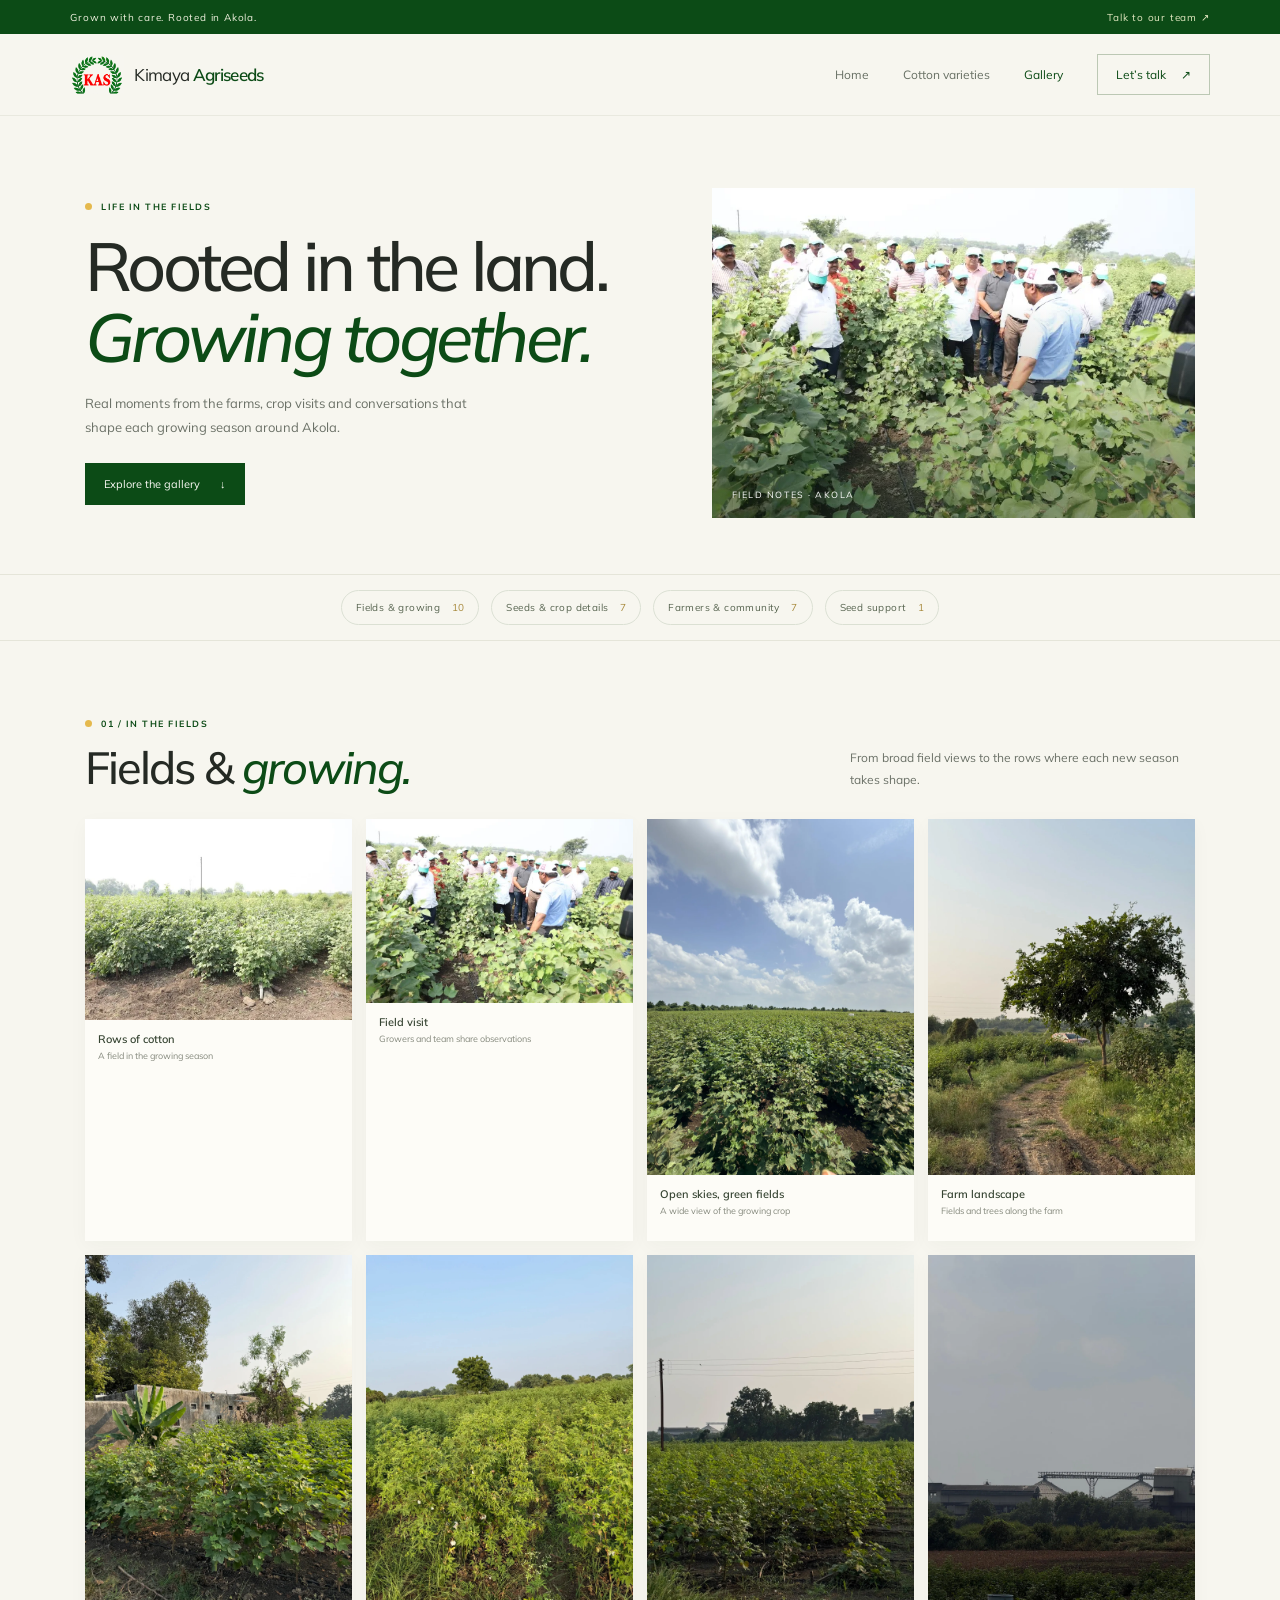
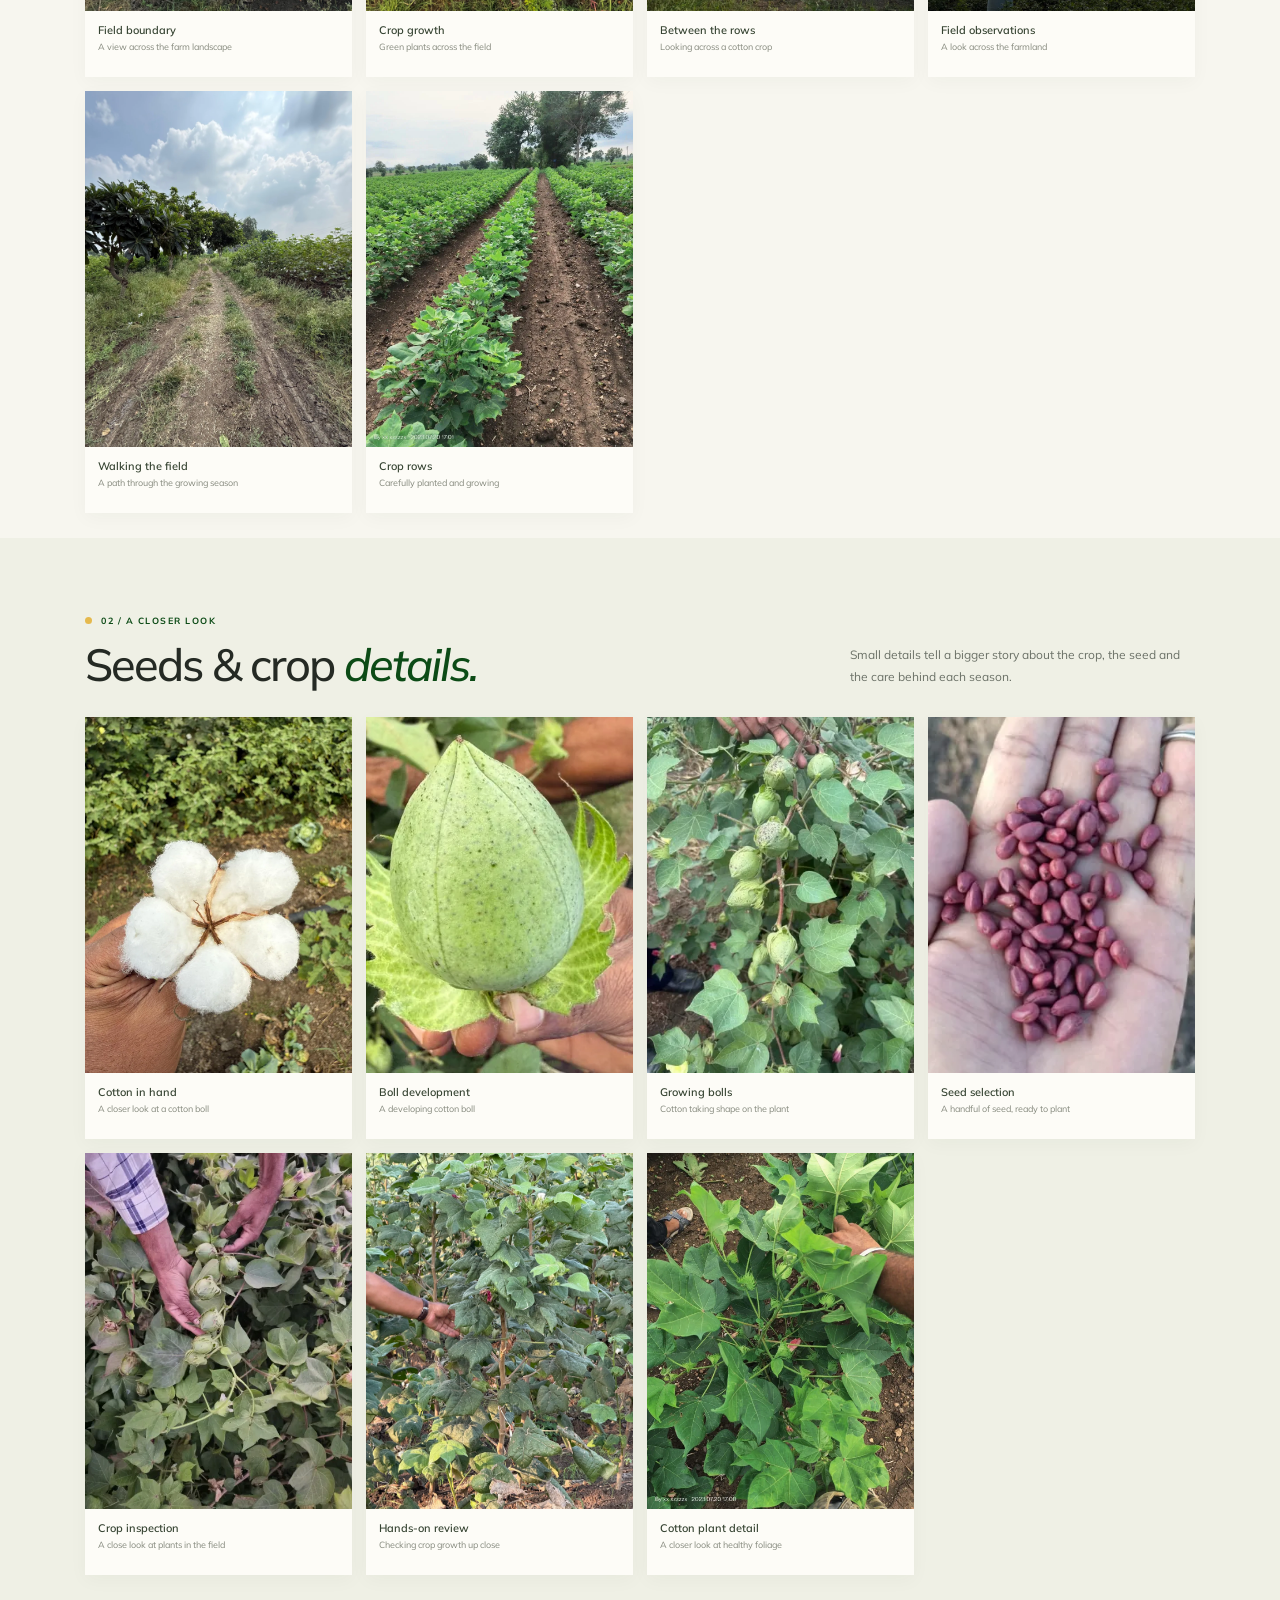
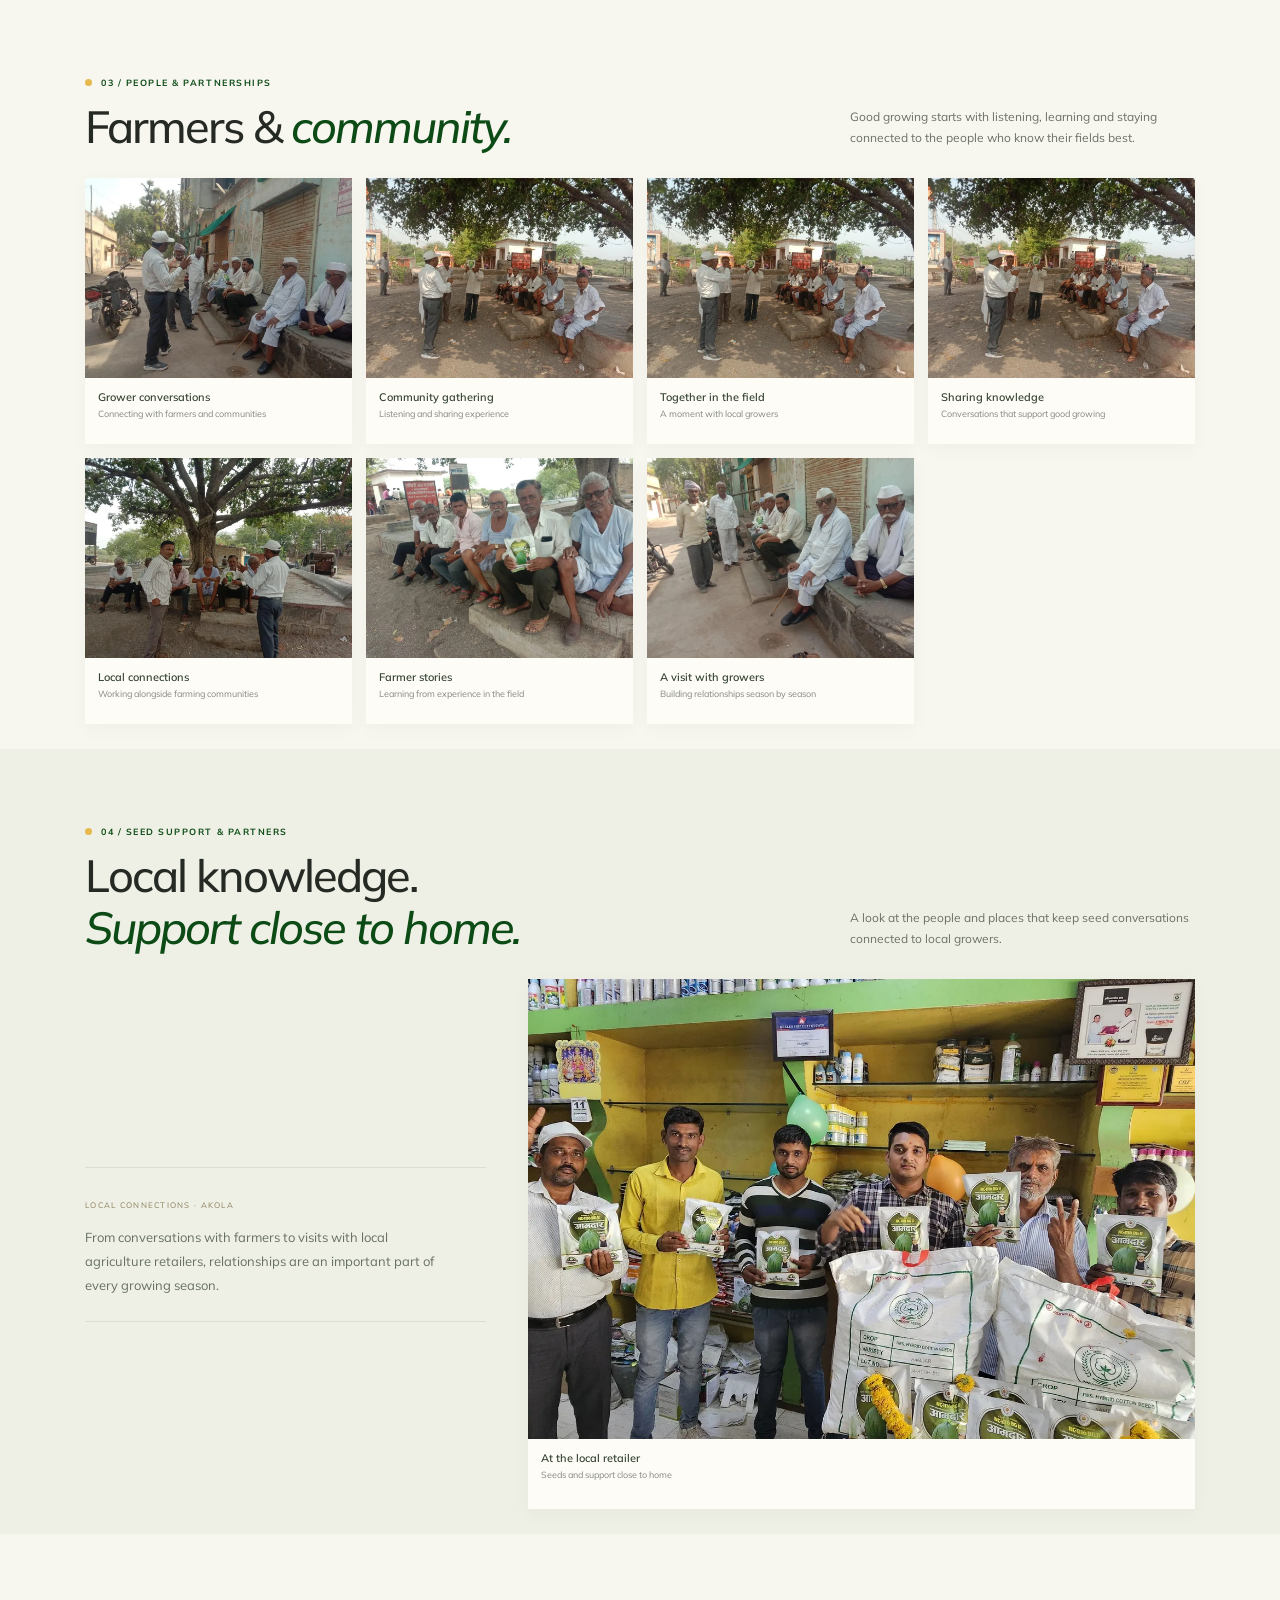
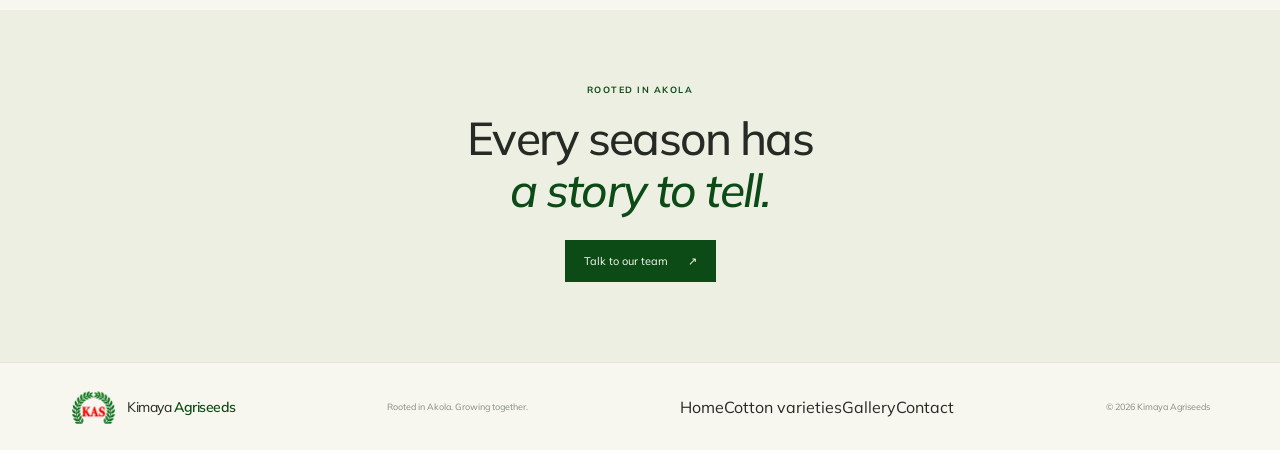
<file: gallery.html>
<!doctype html>
<html lang="en">
<head>
  <meta charset="utf-8"><meta name="viewport" content="width=device-width, initial-scale=1">
  <meta name="theme-color" content="#f7f6ef"><meta name="description" content="Field, crop and farmer stories from Kimaya Agriseeds in Akola, Maharashtra.">
  <title>Gallery — Kimaya Agriseeds</title><link rel="icon" href="kimaya-kas-mark.png"><link rel="stylesheet" href="gallery.css">
</head>
<body>
<a class="skip-link" href="#gallery-content">Skip to gallery</a>
<div class="topline"><span>Grown with care. Rooted in Akola.</span><a href="tel:+917498053639">Talk to our team ↗</a></div>
<header class="site-header"><a class="brand" href="index.html"><img class="brand-logo" src="kimaya-kas-mark.png" alt=""><span>Kimaya <b>Agriseeds</b></span></a><nav aria-label="Main navigation"><a href="index.html">Home</a><a href="products.html">Cotton varieties</a><a class="active" href="#gallery-content">Gallery</a><a class="nav-cta" href="contact.html">Let’s talk <span>↗</span></a></nav></header>
<main id="gallery-content">
  <section class="gallery-hero">
    <div class="hero-copy"><p class="eyebrow"><i></i> LIFE IN THE FIELDS</p><h1>Rooted in the land.<br><em>Growing together.</em></h1><p>Real moments from the farms, crop visits and conversations that shape each growing season around Akola.</p><a class="button" href="#field-stories">Explore the gallery <span>↓</span></a></div>
    <div class="hero-photo" role="img" aria-label="Growers and field team visiting a crop together"><img src="gallery-images/photo-06.webp" alt="" fetchpriority="high"><span>FIELD NOTES · AKOLA</span></div>
  </section>
  <nav class="gallery-jump" aria-label="Gallery sections"><a href="#field-stories">Fields &amp; growing <span>10</span></a><a href="#seed-details">Seeds &amp; crop details <span>7</span></a><a href="#farmer-stories">Farmers &amp; community <span>7</span></a><a href="#seed-support">Seed support <span>1</span></a></nav>
  <section class="gallery-section" id="field-stories"><div class="section-heading"><div><p class="eyebrow"><i></i> 01 / IN THE FIELDS</p><h2>Fields &amp; <em>growing.</em></h2></div><p>From broad field views to the rows where each new season takes shape.</p></div><div class="photo-grid"><figure class="gallery-card landscape">
  <button class="gallery-open" type="button" data-photo="1" aria-label="Open photo: Rows of cotton">
    <img src="gallery-images/photo-02.webp" alt="Rows of cotton plants across a field" loading="lazy">
    <span class="photo-zoom" aria-hidden="true">↗</span>
  </button>
  <figcaption><b>Rows of cotton</b><span>A field in the growing season</span></figcaption>
</figure><figure class="gallery-card wide">
  <button class="gallery-open" type="button" data-photo="5" aria-label="Open photo: Field visit">
    <img src="gallery-images/photo-06.webp" alt="A group of growers visiting a crop field" loading="lazy">
    <span class="photo-zoom" aria-hidden="true">↗</span>
  </button>
  <figcaption><b>Field visit</b><span>Growers and team share observations</span></figcaption>
</figure><figure class="gallery-card portrait">
  <button class="gallery-open" type="button" data-photo="7" aria-label="Open photo: Open skies, green fields">
    <img src="gallery-images/photo-08.webp" alt="Cotton field under a cloud-filled sky" loading="lazy">
    <span class="photo-zoom" aria-hidden="true">↗</span>
  </button>
  <figcaption><b>Open skies, green fields</b><span>A wide view of the growing crop</span></figcaption>
</figure><figure class="gallery-card portrait">
  <button class="gallery-open" type="button" data-photo="8" aria-label="Open photo: Farm landscape">
    <img src="gallery-images/photo-09.webp" alt="Rural farm landscape with trees" loading="lazy">
    <span class="photo-zoom" aria-hidden="true">↗</span>
  </button>
  <figcaption><b>Farm landscape</b><span>Fields and trees along the farm</span></figcaption>
</figure><figure class="gallery-card portrait">
  <button class="gallery-open" type="button" data-photo="10" aria-label="Open photo: Field boundary">
    <img src="gallery-images/photo-11.webp" alt="Farm landscape with a path and trees" loading="lazy">
    <span class="photo-zoom" aria-hidden="true">↗</span>
  </button>
  <figcaption><b>Field boundary</b><span>A view across the farm landscape</span></figcaption>
</figure><figure class="gallery-card portrait">
  <button class="gallery-open" type="button" data-photo="11" aria-label="Open photo: Crop growth">
    <img src="gallery-images/photo-12.webp" alt="Green crop growing across a field" loading="lazy">
    <span class="photo-zoom" aria-hidden="true">↗</span>
  </button>
  <figcaption><b>Crop growth</b><span>Green plants across the field</span></figcaption>
</figure><figure class="gallery-card portrait">
  <button class="gallery-open" type="button" data-photo="12" aria-label="Open photo: Between the rows">
    <img src="gallery-images/photo-13.webp" alt="Rows of crop plants viewed from a path" loading="lazy">
    <span class="photo-zoom" aria-hidden="true">↗</span>
  </button>
  <figcaption><b>Between the rows</b><span>Looking across a cotton crop</span></figcaption>
</figure><figure class="gallery-card portrait">
  <button class="gallery-open" type="button" data-photo="13" aria-label="Open photo: Field observations">
    <img src="gallery-images/photo-14.webp" alt="Field and farm surroundings" loading="lazy">
    <span class="photo-zoom" aria-hidden="true">↗</span>
  </button>
  <figcaption><b>Field observations</b><span>A look across the farmland</span></figcaption>
</figure><figure class="gallery-card portrait">
  <button class="gallery-open" type="button" data-photo="14" aria-label="Open photo: Walking the field">
    <img src="gallery-images/photo-15.webp" alt="A farm path through green fields" loading="lazy">
    <span class="photo-zoom" aria-hidden="true">↗</span>
  </button>
  <figcaption><b>Walking the field</b><span>A path through the growing season</span></figcaption>
</figure><figure class="gallery-card portrait">
  <button class="gallery-open" type="button" data-photo="15" aria-label="Open photo: Crop rows">
    <img src="gallery-images/photo-16.webp" alt="Rows of green crops in a field" loading="lazy">
    <span class="photo-zoom" aria-hidden="true">↗</span>
  </button>
  <figcaption><b>Crop rows</b><span>Carefully planted and growing</span></figcaption>
</figure></div></section>
  <section class="gallery-section gallery-section-tinted" id="seed-details"><div class="section-heading"><div><p class="eyebrow"><i></i> 02 / A CLOSER LOOK</p><h2>Seeds &amp; crop <em>details.</em></h2></div><p>Small details tell a bigger story about the crop, the seed and the care behind each season.</p></div><div class="photo-grid"><figure class="gallery-card portrait">
  <button class="gallery-open" type="button" data-photo="0" aria-label="Open photo: Cotton in hand">
    <img src="gallery-images/photo-01.webp" alt="Cotton boll held in a hand" loading="lazy">
    <span class="photo-zoom" aria-hidden="true">↗</span>
  </button>
  <figcaption><b>Cotton in hand</b><span>A closer look at a cotton boll</span></figcaption>
</figure><figure class="gallery-card portrait">
  <button class="gallery-open" type="button" data-photo="2" aria-label="Open photo: Boll development">
    <img src="gallery-images/photo-03.webp" alt="Close view of a developing cotton boll" loading="lazy">
    <span class="photo-zoom" aria-hidden="true">↗</span>
  </button>
  <figcaption><b>Boll development</b><span>A developing cotton boll</span></figcaption>
</figure><figure class="gallery-card portrait">
  <button class="gallery-open" type="button" data-photo="3" aria-label="Open photo: Growing bolls">
    <img src="gallery-images/photo-04.webp" alt="Developing cotton bolls on a plant" loading="lazy">
    <span class="photo-zoom" aria-hidden="true">↗</span>
  </button>
  <figcaption><b>Growing bolls</b><span>Cotton taking shape on the plant</span></figcaption>
</figure><figure class="gallery-card portrait">
  <button class="gallery-open" type="button" data-photo="4" aria-label="Open photo: Seed selection">
    <img src="gallery-images/photo-05.webp" alt="Seeds resting in a farmer’s hand" loading="lazy">
    <span class="photo-zoom" aria-hidden="true">↗</span>
  </button>
  <figcaption><b>Seed selection</b><span>A handful of seed, ready to plant</span></figcaption>
</figure><figure class="gallery-card portrait">
  <button class="gallery-open" type="button" data-photo="6" aria-label="Open photo: Crop inspection">
    <img src="gallery-images/photo-07.webp" alt="Hands inspecting cotton plants" loading="lazy">
    <span class="photo-zoom" aria-hidden="true">↗</span>
  </button>
  <figcaption><b>Crop inspection</b><span>A close look at plants in the field</span></figcaption>
</figure><figure class="gallery-card portrait">
  <button class="gallery-open" type="button" data-photo="9" aria-label="Open photo: Hands-on review">
    <img src="gallery-images/photo-10.webp" alt="A hand inspecting plants in a cotton field" loading="lazy">
    <span class="photo-zoom" aria-hidden="true">↗</span>
  </button>
  <figcaption><b>Hands-on review</b><span>Checking crop growth up close</span></figcaption>
</figure><figure class="gallery-card portrait">
  <button class="gallery-open" type="button" data-photo="23" aria-label="Open photo: Cotton plant detail">
    <img src="gallery-images/photo-24.webp" alt="Close view of green leaves and cotton bolls" loading="lazy">
    <span class="photo-zoom" aria-hidden="true">↗</span>
  </button>
  <figcaption><b>Cotton plant detail</b><span>A closer look at healthy foliage</span></figcaption>
</figure></div></section>
  <section class="gallery-section" id="farmer-stories"><div class="section-heading"><div><p class="eyebrow"><i></i> 03 / PEOPLE &amp; PARTNERSHIPS</p><h2>Farmers &amp; <em>community.</em></h2></div><p>Good growing starts with listening, learning and staying connected to the people who know their fields best.</p></div><div class="photo-grid"><figure class="gallery-card landscape">
  <button class="gallery-open" type="button" data-photo="16" aria-label="Open photo: Grower conversations">
    <img src="gallery-images/photo-17.webp" alt="A grower meeting in the village" loading="lazy">
    <span class="photo-zoom" aria-hidden="true">↗</span>
  </button>
  <figcaption><b>Grower conversations</b><span>Connecting with farmers and communities</span></figcaption>
</figure><figure class="gallery-card landscape">
  <button class="gallery-open" type="button" data-photo="17" aria-label="Open photo: Community gathering">
    <img src="gallery-images/photo-18.webp" alt="Farmers gathered beneath a tree" loading="lazy">
    <span class="photo-zoom" aria-hidden="true">↗</span>
  </button>
  <figcaption><b>Community gathering</b><span>Listening and sharing experience</span></figcaption>
</figure><figure class="gallery-card landscape">
  <button class="gallery-open" type="button" data-photo="18" aria-label="Open photo: Together in the field">
    <img src="gallery-images/photo-19.webp" alt="A group of farmers gathered together" loading="lazy">
    <span class="photo-zoom" aria-hidden="true">↗</span>
  </button>
  <figcaption><b>Together in the field</b><span>A moment with local growers</span></figcaption>
</figure><figure class="gallery-card landscape">
  <button class="gallery-open" type="button" data-photo="19" aria-label="Open photo: Sharing knowledge">
    <img src="gallery-images/photo-20.webp" alt="Growers meeting in a shaded village area" loading="lazy">
    <span class="photo-zoom" aria-hidden="true">↗</span>
  </button>
  <figcaption><b>Sharing knowledge</b><span>Conversations that support good growing</span></figcaption>
</figure><figure class="gallery-card landscape">
  <button class="gallery-open" type="button" data-photo="20" aria-label="Open photo: Local connections">
    <img src="gallery-images/photo-21.webp" alt="A field team speaking with local farmers" loading="lazy">
    <span class="photo-zoom" aria-hidden="true">↗</span>
  </button>
  <figcaption><b>Local connections</b><span>Working alongside farming communities</span></figcaption>
</figure><figure class="gallery-card landscape">
  <button class="gallery-open" type="button" data-photo="21" aria-label="Open photo: Farmer stories">
    <img src="gallery-images/photo-22.webp" alt="Farmers seated together at a gathering" loading="lazy">
    <span class="photo-zoom" aria-hidden="true">↗</span>
  </button>
  <figcaption><b>Farmer stories</b><span>Learning from experience in the field</span></figcaption>
</figure><figure class="gallery-card landscape">
  <button class="gallery-open" type="button" data-photo="22" aria-label="Open photo: A visit with growers">
    <img src="gallery-images/photo-23.webp" alt="Agriculture team meeting farmers" loading="lazy">
    <span class="photo-zoom" aria-hidden="true">↗</span>
  </button>
  <figcaption><b>A visit with growers</b><span>Building relationships season by season</span></figcaption>
</figure></div></section>
  <section class="gallery-section gallery-section-tinted section-partners" id="seed-support"><div class="section-heading"><div><p class="eyebrow"><i></i> 04 / SEED SUPPORT &amp; PARTNERS</p><h2>Local knowledge.<br><em>Support close to home.</em></h2></div><p>A look at the people and places that keep seed conversations connected to local growers.</p></div><div class="partner-layout"><div class="partner-note"><span class="partner-index">LOCAL CONNECTIONS · AKOLA</span><p>From conversations with farmers to visits with local agriculture retailers, relationships are an important part of every growing season.</p></div><figure class="gallery-card wide"><button class="gallery-open" type="button" data-photo="24" aria-label="Open photo: At the local retailer"><img src="gallery-images/photo-25.webp" alt="Farmers and seed representatives at an agriculture retailer" loading="lazy"><span class="photo-zoom" aria-hidden="true">↗</span></button><figcaption><b>At the local retailer</b><span>Seeds and support close to home</span></figcaption></figure></div></section>
  <section class="gallery-close"><p class="eyebrow">ROOTED IN AKOLA</p><h2>Every season has<br><em>a story to tell.</em></h2><a class="button" href="contact.html">Talk to our team <span>↗</span></a></section>
</main>
<footer class="footer"><a class="brand" href="index.html"><img class="brand-logo" src="kimaya-kas-mark.png" alt=""><span>Kimaya <b>Agriseeds</b></span></a><span>Rooted in Akola. Growing together.</span><div><a href="index.html">Home</a><a href="products.html">Cotton varieties</a><a href="gallery.html">Gallery</a><a href="contact.html">Contact</a></div><small>© 2026 Kimaya Agriseeds</small></footer>
<div class="lightbox" id="lightbox" role="dialog" aria-modal="true" aria-label="Photo viewer" hidden><button class="lightbox-close" type="button" aria-label="Close photo">×</button><button class="lightbox-prev" type="button" aria-label="Previous photo">‹</button><figure><img id="lightbox-image" alt=""><figcaption id="lightbox-caption"></figcaption></figure><button class="lightbox-next" type="button" aria-label="Next photo">›</button></div>
<script src="gallery.js"></script>
</body></html>
</file>
<file: gallery.css>
@import url('https://fonts.googleapis.com/css2?family=Mulish:wght@400;500;600;700;800&display=swap');
:root{--paper:#F7F6EF;--white:#FDFCF7;--ink:#252A24;--forest:#0C4B16;--moss:#66805E;--lime:#EAF0DF;--rust:#E5B94D;--line:#e5e5d9;--muted:#73796e;--sans:'Mulish',Arial,sans-serif;--ease:cubic-bezier(.2,.75,.25,1)}*{box-sizing:border-box}html{scroll-behavior:smooth}body{margin:0;background:var(--paper);color:var(--ink);font-family:var(--sans);-webkit-font-smoothing:antialiased}a{color:inherit;text-decoration:none}button{font:inherit}.skip-link{position:absolute;left:-999px;top:0}.skip-link:focus{left:12px;top:12px;z-index:50;background:white;padding:12px}.topline{height:34px;padding:0 max(calc((100% - 1160px)/2),5.5%);display:flex;align-items:center;justify-content:space-between;background:var(--forest);color:#f0f1df;font-size:10px;letter-spacing:.08em}.topline a{color:#e4e9c2}.site-header{height:82px;padding:0 max(calc((100% - 1160px)/2),5.5%);display:flex;align-items:center;justify-content:space-between;border-bottom:1px solid #e9e9df;background:var(--paper)}.brand{display:inline-flex;align-items:center;gap:10px;font-size:17px;letter-spacing:-.04em}.brand b{font-weight:600;color:var(--forest)}.brand-mark{width:38px;height:38px;border-radius:50%;background:#e9edde;color:var(--forest);display:grid;place-items:center;font-size:22px}.site-header nav{display:flex;align-items:center;gap:34px;font-size:12px;color:#687064}.site-header nav a:hover,.site-header nav a.active{color:var(--forest)}.nav-cta{padding:12px 18px;border:1px solid #bcc8b4;color:var(--forest)}.nav-cta span{margin-left:12px}.gallery-hero{max-width:1160px;margin:0 auto;padding:72px 25px 56px;display:grid;grid-template-columns:1fr .88fr;gap:7%;align-items:center}.eyebrow{font-size:9px;letter-spacing:.17em;font-weight:700;color:var(--forest);margin:0 0 18px;display:flex;align-items:center;gap:9px}.eyebrow i{width:7px;height:7px;background:var(--rust);border-radius:50%}.gallery-hero h1{font-size:clamp(42px,5.6vw,68px);font-weight:500;line-height:1.05;letter-spacing:-.055em;margin:0 0 18px}.gallery-hero h1 em,.section-heading h2 em,.gallery-close h2 em{font-weight:500;color:var(--forest)}.hero-copy>p:not(.eyebrow){font-size:13px;line-height:1.85;color:#6b7167;max-width:420px;margin:0 0 24px}.button{display:inline-flex;align-items:center;gap:20px;padding:14px 19px;background:var(--forest);color:var(--white);font-size:11px;transition:transform .25s var(--ease),box-shadow .25s ease}.button:hover{transform:translateY(-2px);box-shadow:0 8px 22px #0c4b1630}.hero-photo{height:330px;position:relative;overflow:hidden;background:#e2e7d8}.hero-photo:after{content:"";position:absolute;inset:35% 0 0;background:linear-gradient(transparent,#13251872)}.hero-photo img{width:100%;height:100%;object-fit:cover;object-position:center 43%;transition:transform .8s var(--ease)}.hero-photo:hover img{transform:scale(1.04)}.hero-photo span{position:absolute;z-index:1;bottom:18px;left:20px;color:white;font-size:9px;letter-spacing:.17em}.gallery-jump{position:sticky;top:0;z-index:8;display:flex;justify-content:center;gap:12px;padding:15px 5%;background:#f7f6efed;backdrop-filter:blur(12px);border-block:1px solid var(--line)}.gallery-jump a{font-size:10px;letter-spacing:.04em;padding:10px 14px;color:#56634e;border:1px solid #dbe0d3;border-radius:30px;transition:background .2s,color .2s,border-color .2s}.gallery-jump a:hover{background:var(--forest);border-color:var(--forest);color:white}.gallery-jump span{margin-left:8px;color:#a88a3d}.gallery-section{max-width:1160px;margin:0 auto;padding:77px 25px 25px;scroll-margin-top:65px}.gallery-section-tinted{max-width:none;background:#eff0e5;padding-inline:max(calc((100% - 1110px)/2),5.5%)}.section-heading{display:flex;align-items:end;justify-content:space-between;gap:32px;margin-bottom:26px}.section-heading .eyebrow{margin-bottom:13px}.section-heading h2{font-size:clamp(32px,4vw,45px);line-height:1.14;font-weight:500;letter-spacing:-.045em;margin:0}.section-heading>p{font-size:12px;line-height:1.8;color:#6b7167;max-width:345px;margin:0 0 3px}.photo-grid{display:grid;grid-template-columns:repeat(4,minmax(0,1fr));grid-auto-flow:dense;gap:14px}.gallery-card{background:var(--white);margin:0;overflow:hidden;box-shadow:0 5px 18px #263b2409;transition:transform .3s var(--ease),box-shadow .3s ease}.gallery-card:hover{transform:translateY(-4px);box-shadow:0 14px 30px #263b2416}.gallery-open{position:relative;display:block;width:100%;height:auto;aspect-ratio:4/3;border:0;padding:0;overflow:hidden;background:#e3e8dc;cursor:zoom-in}.gallery-card.portrait .gallery-open{aspect-ratio:3/4}.gallery-card.wide .gallery-open{aspect-ratio:1.45/1}.gallery-open img{display:block;width:100%;height:100%;object-fit:cover;transition:transform .7s var(--ease),filter .4s ease}.gallery-open:hover img,.gallery-open:focus-visible img{transform:scale(1.045);filter:saturate(1.05)}.gallery-open:focus-visible{outline:3px solid var(--rust);outline-offset:-3px}.photo-zoom{position:absolute;right:12px;bottom:12px;width:31px;height:31px;display:grid;place-items:center;border-radius:50%;background:#f7f6efdb;color:var(--forest);opacity:0;transform:translateY(4px);transition:opacity .2s,transform .2s}.gallery-open:hover .photo-zoom,.gallery-open:focus-visible .photo-zoom{opacity:1;transform:none}.gallery-card figcaption{min-height:66px;padding:12px 13px;display:flex;flex-direction:column;gap:4px}.gallery-card figcaption b{font-size:11px;font-weight:600;color:#354331}.gallery-card figcaption span{font-size:9px;color:#85897d}.gallery-close{text-align:center;background:#eeefe3;padding:74px 20px 80px;margin-top:76px}.gallery-close .eyebrow{justify-content:center}.gallery-close h2{font-size:clamp(34px,4vw,46px);font-weight:500;line-height:1.13;letter-spacing:-.04em;margin:0 0 23px}.footer{min-height:88px;padding:18px max(calc((100% - 1160px)/2),5.5%);border-top:1px solid var(--line);display:flex;align-items:center;justify-content:space-between;gap:20px}.footer .brand{font-size:14px}.footer .brand-mark{width:33px;height:33px;font-size:19px}.footer>span,.footer small{font-size:9px;color:#878b80}.lightbox[hidden]{display:none}.lightbox{position:fixed;inset:0;z-index:50;background:#10180feF;display:grid;grid-template-columns:60px minmax(0,1fr) 60px;align-items:center;justify-items:center;padding:56px 5%;color:white}.lightbox figure{margin:0;max-width:min(100%,1100px);max-height:100%;text-align:center}.lightbox img{max-width:100%;max-height:calc(100vh - 140px);object-fit:contain;box-shadow:0 12px 50px #0006}.lightbox figcaption{font-size:12px;line-height:1.6;color:#ecefe4;margin-top:12px}.lightbox button{border:1px solid #ffffff44;background:#ffffff12;color:white;width:42px;height:42px;border-radius:50%;font-size:25px;cursor:pointer}.lightbox button:hover{background:#ffffff32}.lightbox-close{position:absolute;right:22px;top:18px}.lightbox-prev{grid-column:1}.lightbox-next{grid-column:3}.lightbox figure{grid-column:2;grid-row:1}.lightbox-prev,.lightbox-next{grid-row:1}@media(max-width:760px){.topline{padding:0 5%;font-size:8px}.site-header{height:70px;padding:0 5%}.site-header nav{gap:14px;font-size:10px}.site-header nav a:nth-child(2){display:none}.nav-cta{padding:10px 12px}.gallery-hero{grid-template-columns:1fr;padding:49px 7% 36px;gap:28px}.gallery-hero h1{font-size:clamp(42px,10vw,60px)}.hero-photo{height:clamp(230px,60vw,360px)}.gallery-jump{justify-content:flex-start;overflow-x:auto;white-space:nowrap;padding:11px 6%}.gallery-jump a{font-size:9px;padding:9px 12px}.gallery-section{padding:56px 6% 20px;scroll-margin-top:58px}.gallery-section-tinted{padding-inline:6%}.section-heading{align-items:flex-start;flex-direction:column;gap:12px}.section-heading>p{max-width:520px}.photo-grid{grid-template-columns:repeat(2,minmax(0,1fr));gap:10px}.gallery-card.portrait .gallery-open{aspect-ratio:3/3.7}.gallery-card.wide .gallery-open{aspect-ratio:1/1}.gallery-card figcaption{padding:10px;min-height:61px}.gallery-card figcaption b{font-size:10px}.gallery-card figcaption span{font-size:8px}.gallery-close{margin-top:56px;padding:62px 20px}.footer{padding:18px 6%;flex-wrap:wrap}.footer>span{display:none}.lightbox{grid-template-columns:38px minmax(0,1fr) 38px;padding:60px 3%}.lightbox button{width:35px;height:35px;font-size:20px}}@media(prefers-reduced-motion:reduce){html{scroll-behavior:auto}*,*:before,*:after{transition:none!important;animation:none!important}}

.section-partners .partner-layout{display:grid;grid-template-columns:.75fr 1.25fr;gap:42px;align-items:center}.partner-note{padding:24px 0;border-top:1px solid #d9dfd2;border-bottom:1px solid #d9dfd2}.partner-index{font-size:8px;letter-spacing:.16em;color:#8c815e}.partner-note p{font-size:13px;line-height:1.85;color:#667064;margin:13px 0 0;max-width:360px}.section-partners .gallery-card{width:100%}.section-partners .gallery-open{aspect-ratio:1.62/1}.section-partners .gallery-card figcaption{min-height:70px}@media(max-width:760px){.section-partners .partner-layout{grid-template-columns:1fr;gap:18px}.partner-note{padding:16px 0}.section-partners .gallery-open{aspect-ratio:1.35/1}}


.brand-logo{width:54px;height:44px;object-fit:contain;display:block}
.footer .brand-logo{width:47px;height:38px}
@media(max-width:760px){.brand-logo{width:48px;height:40px}.footer .brand-logo{width:42px;height:35px}}
</file>
